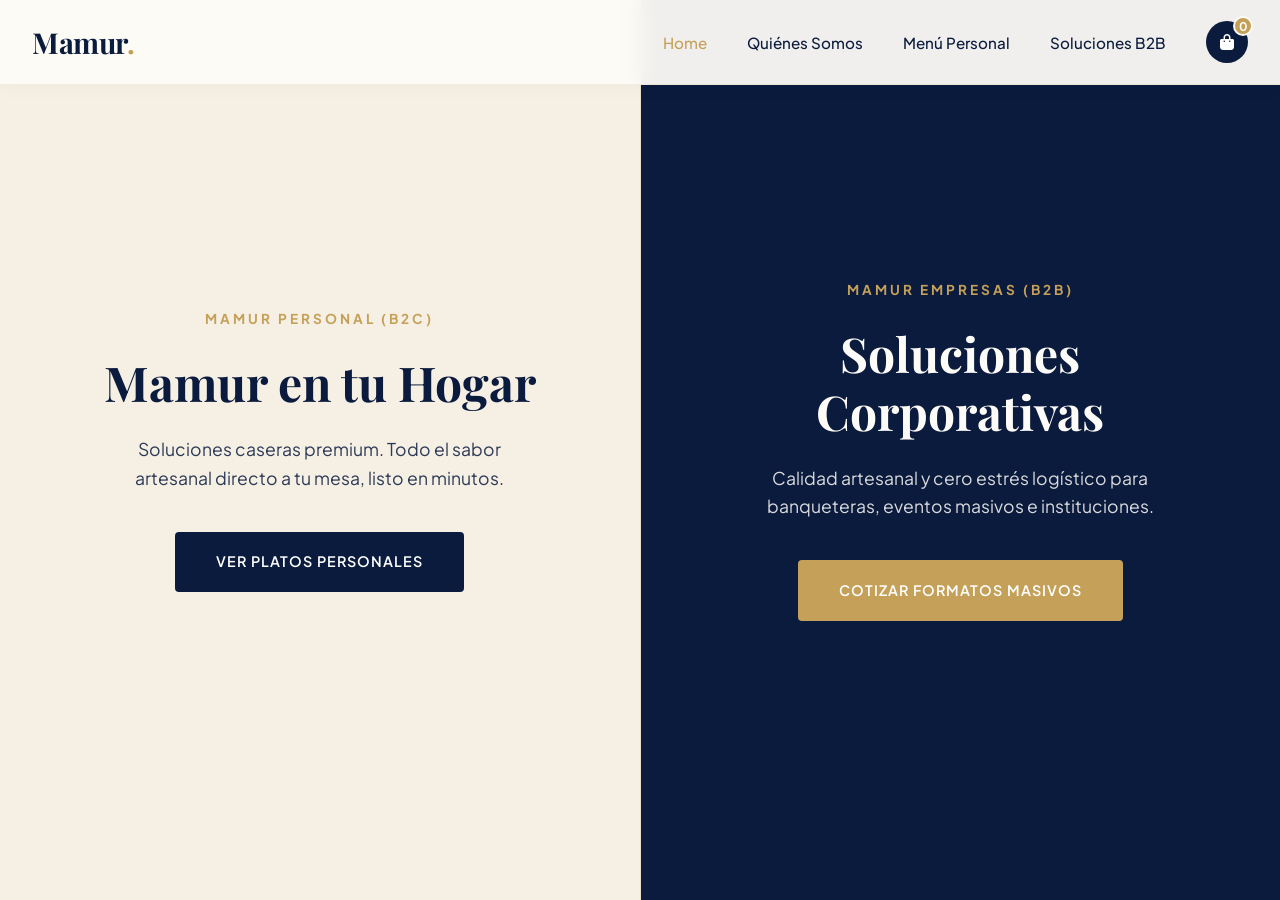
<file: index.html>
<!DOCTYPE html>
<html lang="es">
<head>
    <meta charset="UTF-8">
    <meta name="viewport" content="width=device-width, initial-scale=1.0">
    <title>Mamur - Todo lo rico sin el cansancio</title>
    <link href="https://fonts.googleapis.com/css2?family=Playfair+Display:wght@700&family=Plus+Jakarta+Sans:wght@400;500;600;700&display=swap" rel="stylesheet">
    <link rel="stylesheet" href="https://cdnjs.cloudflare.com/ajax/libs/font-awesome/6.4.0/css/all.min.css">
    <link rel="stylesheet" href="styles.css">
    <style>
        .hero-split {
            display: flex;
            height: 100vh;
            width: 100%;
        }
        .hero-side {
            flex: 1;
            position: relative;
            display: flex;
            flex-direction: column;
            justify-content: center;
            align-items: center;
            padding: 4rem;
            text-align: center;
            transition: flex var(--transition);
        }
        .side-b2c {
            background-color: var(--bg-crema-dark);
            color: var(--azul-oscuro);
            border-right: 1px solid rgba(197, 160, 89, 0.2);
        }
        .side-b2b {
            background-color: var(--azul-oscuro);
            color: var(--bg-crema);
        }
        .hero-side:hover { flex: 1.15; }
        .tag-segmento {
            font-size: 0.85rem;
            font-weight: 700;
            text-transform: uppercase;
            letter-spacing: 3px;
            margin-bottom: 1.5rem;
            color: var(--dorado);
        }
        .hero-side h1 { font-size: 3rem; line-height: 1.2; margin-bottom: 1.5rem; max-width: 500px; }
        .hero-side p { font-size: 1.1rem; margin-bottom: 2.5rem; max-width: 420px; opacity: 0.85; }
        @media (max-width: 992px) {
            .hero-split { flex-direction: column; }
            .hero-side { height: 50vh; padding: 4rem 2rem; }
        }
    </style>
</head>
<body>

    <!-- NAV REUTILIZABLE -->
    <header>
        <div class="nav-container">
            <a href="index.html" class="brand-logo">Mamur<span>.</span></a>
            <ul class="nav-menu">
                <li class="nav-item active"><a href="index.html" class="nav-link">Home</a></li>
                <li class="nav-item"><a href="nosotros.html" class="nav-link">Quiénes Somos</a></li>
                <li class="nav-item"><a href="tienda.html" class="nav-link">Menú Personal</a></li>
                <li class="nav-item"><a href="corporativo.html" class="nav-link">Soluciones B2B</a></li>
                <li>
                    <div class="cart-icon-container" onclick="window.location.href='tienda.html'">
                        <i class="fa-solid fa-shopping-bag"></i>
                        <div class="cart-badge" id="cart-counter">0</div>
                    </div>
                </li>
            </ul>
        </div>
    </header>

    <!-- HERO SPLIT -->
    <main class="hero-split">
        <div class="hero-side side-b2c">
            <div class="tag-segmento">Mamur Personal (B2C)</div>
            <h1>Mamur en tu Hogar</h1>
            <p>Soluciones caseras premium. Todo el sabor artesanal directo a tu mesa, listo en minutos.</p>
            <a href="tienda.html" class="btn-premium btn-azul">Ver Platos Personales</a>
        </div>
        <div class="hero-side side-b2b">
            <div class="tag-segmento">Mamur Empresas (B2B)</div>
            <h1>Soluciones Corporativas</h1>
            <p>Calidad artesanal y cero estrés logístico para banqueteras, eventos masivos e instituciones.</p>
            <a href="corporativo.html" class="btn-premium btn-dorado">Cotizar Formatos Masivos</a>
        </div>
    </main>

    <script>
        // Cargar contador del carrito desde localStorage si existe
        document.getElementById('cart-counter').innerText = localStorage.getItem('cartCount') || 0;
    </script>
</body>
</html>
</file>
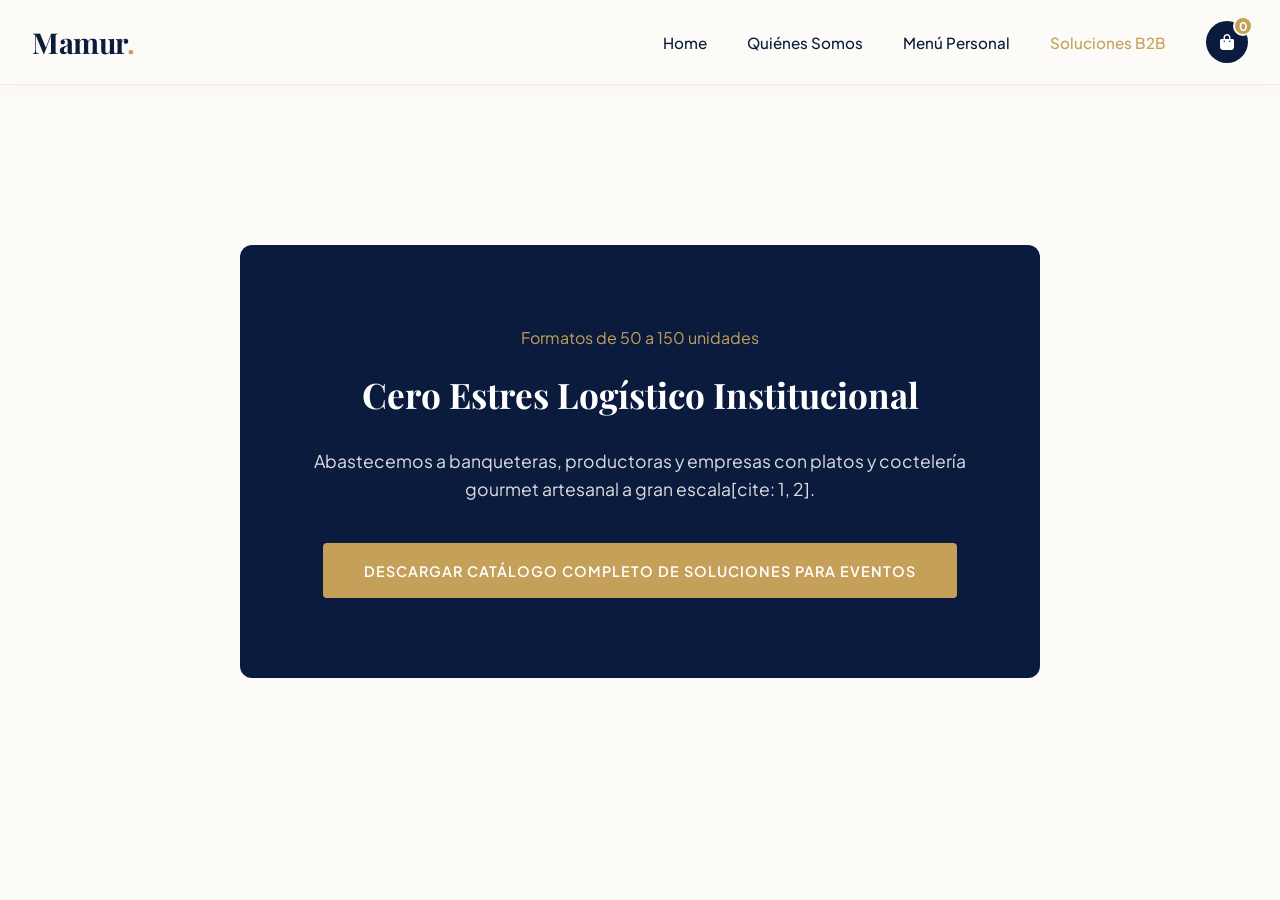
<file: corporativo.html>
<!DOCTYPE html>
<html lang="es">
<head>
    <meta charset="UTF-8">
    <meta name="viewport" content="width=device-width, initial-scale=1.0">
    <title>Soluciones B2B - Mamur</title>
    <link href="https://fonts.googleapis.com/css2?family=Playfair+Display:wght@700&family=Plus+Jakarta+Sans:wght@400;500;600;700&display=swap" rel="stylesheet">
    <link rel="stylesheet" href="https://cdnjs.cloudflare.com/ajax/libs/font-awesome/6.4.0/css/all.min.css">
    <link rel="stylesheet" href="styles.css">
    <style>
        .b2b-box { max-width: 800px; margin: 4rem auto; background-color: var(--azul-oscuro); color: var(--blanco); padding: 5rem 4rem; border-radius: 12px; text-align: center; }
        .b2b-box p { font-size: 1.1rem; opacity: 0.85; margin-bottom: 2.5rem; }
        
        /* MODAL */
        .modal-overlay { position: fixed; top:0; left:0; width:100%; height:100%; background:rgba(11,27,61,0.7); backdrop-filter:blur(4px); display:flex; justify-content:center; align-items:center; opacity:0; pointer-events:none; transition: var(--transition); z-index: 2000;}
        .modal-overlay.active { opacity:1; pointer-events:auto; }
        .modal-box { background: var(--bg-crema); color: var(--texto-oscuro); padding: 3rem; width:100%; max-width:460px; border-radius:8px; position:relative; border: 1px solid var(--dorado); }
        .modal-close { position:absolute; top:1.2rem; right:1.2rem; cursor:pointer; font-size:1.3rem; }
        .form-group { margin-bottom: 1.2rem; text-align: left; }
        .form-group label { display:block; font-size:0.8rem; font-weight:600; margin-bottom:0.4rem; text-transform:uppercase;}
        .form-control { width:100%; padding:0.9rem; border:1px solid rgba(11,27,61,0.15); border-radius:4px; }
        .btn-submit { width:100%; background:var(--dorado); color:var(--blanco); border:none; padding:1rem; font-weight:600; text-transform:uppercase; cursor:pointer; margin-top:1fr; border-radius:4px;}
        .success-box { display:none; text-align:center; padding:2rem 0; }
        .success-box i { font-size:3rem; color:#28a745; margin-bottom:1rem; }
    </style>
</head>
<body>

    <header>
        <div class="nav-container">
            <a href="index.html" class="brand-logo">Mamur<span>.</span></a>
            <ul class="nav-menu">
                <li class="nav-item"><a href="index.html" class="nav-link">Home</a></li>
                <li class="nav-item"><a href="nosotros.html" class="nav-link">Quiénes Somos</a></li>
                <li class="nav-item"><a href="tienda.html" class="nav-link">Menú Personal</a></li>
                <li class="nav-item active"><a href="corporativo.html" class="nav-link">Soluciones B2B</a></li>
                <li>
                    <div class="cart-icon-container" onclick="window.location.href='tienda.html'">
                        <i class="fa-solid fa-shopping-bag"></i>
                        <div class="cart-badge" id="cart-counter">0</div>
                    </div>
                </li>
            </ul>
        </div>
    </header>

    <div class="page-wrapper">
        <section class="section-padding">
            <div class="b2b-box">
                <span class="sub" style="color: var(--dorado); margin-bottom: 1rem; display:block;">Formatos de 50 a 150 unidades</span>
                <h3 style="font-family: var(--font-serif); font-size: 2.2rem; margin-bottom: 1.5rem;">Cero Estres Logístico Institucional</h3>
                <p>Abastecemos a banqueteras, productoras y empresas con platos y coctelería gourmet artesanal a gran escala[cite: 1, 2].</p>
                <button class="btn-premium btn-dorado" onclick="openModal(true)">Descargar Catálogo Completo de Soluciones para Eventos</button>
            </div>
        </section>
    </div>

    <!-- MODAL POPUP -->
    <div class="modal-overlay" id="b2b-modal">
        <div class="modal-box">
            <i class="fa-solid fa-xmark modal-close" onclick="openModal(false)"></i>
            
            <div id="form-body">
                <h3 style="font-family:var(--font-serif); margin-bottom:0.5rem;">Datos Corporativos</h3>
                <p style="font-size:0.9rem; color:var(--texto-mutated); margin-bottom:1.5rem;">Completa la información requerida para habilitar tu descarga inmediata[cite: 1].</p>
                <form onsubmit="handleSend(event)">
                    <div class="form-group">
                        <label>Nombre Completo</label>
                        <input type="text" class="form-control" required placeholder="Ej. Carlos M.">
                    </div>
                    <div class="form-group">
                        <label>Correo Corporativo</label>
                        <input type="email" class="form-control" required placeholder="Ej. corporativo@empresa.cl">
                    </div>
                    <button type="submit" class="btn-submit">¡Quiero mi Catálogo Gratis!</button>
                </form>
            </div>

            <div class="success-box" id="success-body">
                <i class="fa-solid fa-circle-check"></i>
                <h3>¡Validación Correcta!</h3>
                <p style="margin-bottom:1.5rem;">Tus datos de contacto han sido registrados[cite: 1].</p>
                <a href="#" class="btn-premium btn-dorado" onclick="openModal(false); return false;"><i class="fa-solid fa-file-pdf"></i> Descargar PDF</a>
            </div>
        </div>
    </div>

    <script>
        document.getElementById('cart-counter').innerText = localStorage.getItem('cartCount') || 0;

        function openModal(show) {
            const modal = document.getElementById('b2b-modal');
            if(show) {
                document.getElementById('form-body').style.display = 'block';
                document.getElementById('success-body').style.display = 'none';
                modal.classList.add('active');
            } else {
                modal.classList.remove('active');
            }
        }

        function handleSend(e) {
            e.preventDefault();
            document.getElementById('form-body').style.display = 'none';
            document.getElementById('success-body').style.display = 'block';
        }
    </script>
</body>
</html>
</file>
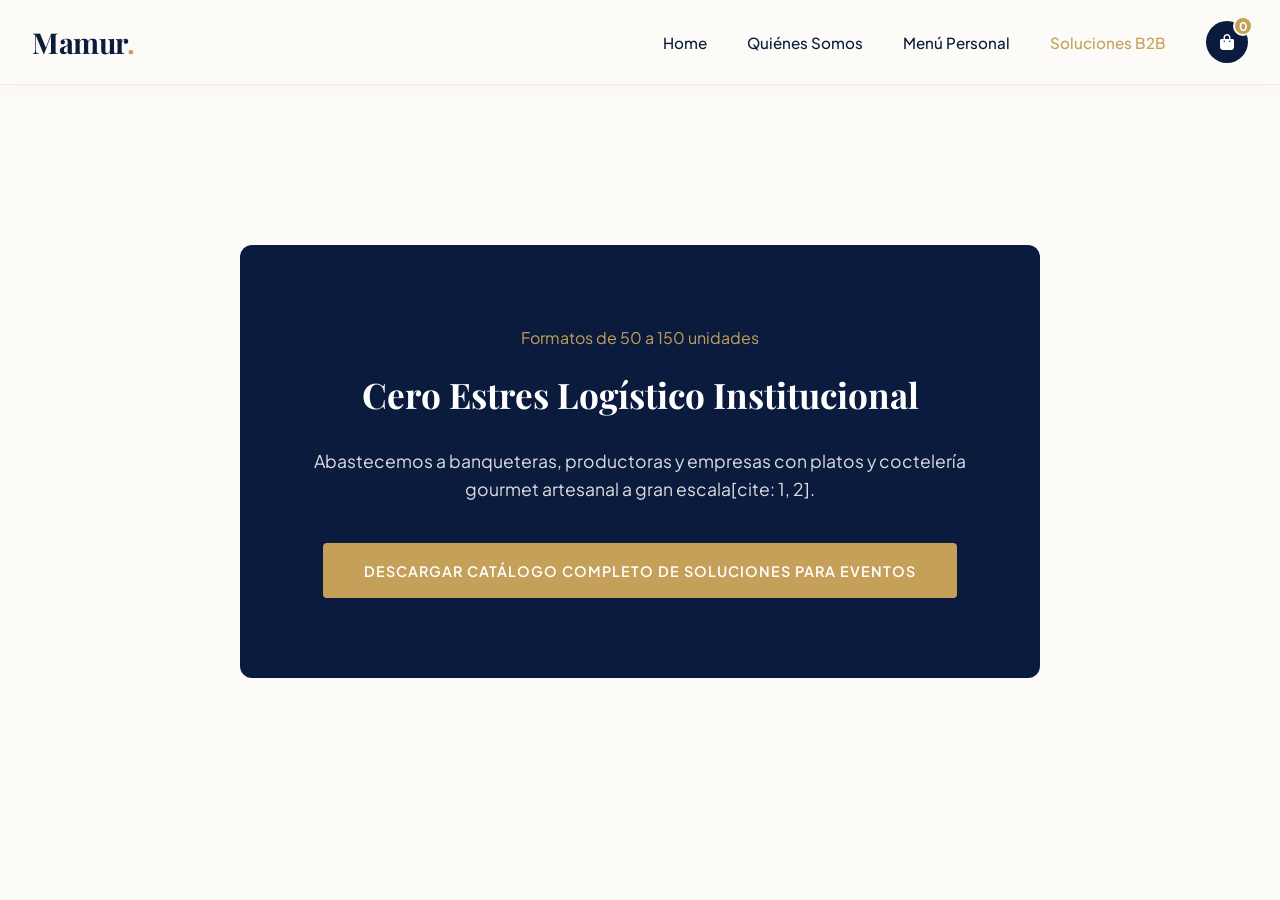
<file: corporativo.html.html>
<!DOCTYPE html>
<html lang="es">
<head>
    <meta charset="UTF-8">
    <meta name="viewport" content="width=device-width, initial-scale=1.0">
    <title>Soluciones B2B - Mamur</title>
    <link href="https://fonts.googleapis.com/css2?family=Playfair+Display:wght@700&family=Plus+Jakarta+Sans:wght@400;500;600;700&display=swap" rel="stylesheet">
    <link rel="stylesheet" href="https://cdnjs.cloudflare.com/ajax/libs/font-awesome/6.4.0/css/all.min.css">
    <link rel="stylesheet" href="styles.css">
    <style>
        .b2b-box { max-width: 800px; margin: 4rem auto; background-color: var(--azul-oscuro); color: var(--blanco); padding: 5rem 4rem; border-radius: 12px; text-align: center; }
        .b2b-box p { font-size: 1.1rem; opacity: 0.85; margin-bottom: 2.5rem; }
        
        /* MODAL */
        .modal-overlay { position: fixed; top:0; left:0; width:100%; height:100%; background:rgba(11,27,61,0.7); backdrop-filter:blur(4px); display:flex; justify-content:center; align-items:center; opacity:0; pointer-events:none; transition: var(--transition); z-index: 2000;}
        .modal-overlay.active { opacity:1; pointer-events:auto; }
        .modal-box { background: var(--bg-crema); color: var(--texto-oscuro); padding: 3rem; width:100%; max-width:460px; border-radius:8px; position:relative; border: 1px solid var(--dorado); }
        .modal-close { position:absolute; top:1.2rem; right:1.2rem; cursor:pointer; font-size:1.3rem; }
        .form-group { margin-bottom: 1.2rem; text-align: left; }
        .form-group label { display:block; font-size:0.8rem; font-weight:600; margin-bottom:0.4rem; text-transform:uppercase;}
        .form-control { width:100%; padding:0.9rem; border:1px solid rgba(11,27,61,0.15); border-radius:4px; }
        .btn-submit { width:100%; background:var(--dorado); color:var(--blanco); border:none; padding:1rem; font-weight:600; text-transform:uppercase; cursor:pointer; margin-top:1fr; border-radius:4px;}
        .success-box { display:none; text-align:center; padding:2rem 0; }
        .success-box i { font-size:3rem; color:#28a745; margin-bottom:1rem; }
    </style>
</head>
<body>

    <header>
        <div class="nav-container">
            <a href="index.html" class="brand-logo">Mamur<span>.</span></a>
            <ul class="nav-menu">
                <li class="nav-item"><a href="index.html" class="nav-link">Home</a></li>
                <li class="nav-item"><a href="nosotros.html" class="nav-link">Quiénes Somos</a></li>
                <li class="nav-item"><a href="tienda.html" class="nav-link">Menú Personal</a></li>
                <li class="nav-item active"><a href="corporativo.html" class="nav-link">Soluciones B2B</a></li>
                <li>
                    <div class="cart-icon-container" onclick="window.location.href='tienda.html'">
                        <i class="fa-solid fa-shopping-bag"></i>
                        <div class="cart-badge" id="cart-counter">0</div>
                    </div>
                </li>
            </ul>
        </div>
    </header>

    <div class="page-wrapper">
        <section class="section-padding">
            <div class="b2b-box">
                <span class="sub" style="color: var(--dorado); margin-bottom: 1rem; display:block;">Formatos de 50 a 150 unidades</span>
                <h3 style="font-family: var(--font-serif); font-size: 2.2rem; margin-bottom: 1.5rem;">Cero Estres Logístico Institucional</h3>
                <p>Abastecemos a banqueteras, productoras y empresas con platos y coctelería gourmet artesanal a gran escala[cite: 1, 2].</p>
                <button class="btn-premium btn-dorado" onclick="openModal(true)">Descargar Catálogo Completo de Soluciones para Eventos</button>
            </div>
        </section>
    </div>

    <!-- MODAL POPUP -->
    <div class="modal-overlay" id="b2b-modal">
        <div class="modal-box">
            <i class="fa-solid fa-xmark modal-close" onclick="openModal(false)"></i>
            
            <div id="form-body">
                <h3 style="font-family:var(--font-serif); margin-bottom:0.5rem;">Datos Corporativos</h3>
                <p style="font-size:0.9rem; color:var(--texto-mutated); margin-bottom:1.5rem;">Completa la información requerida para habilitar tu descarga inmediata[cite: 1].</p>
                <form onsubmit="handleSend(event)">
                    <div class="form-group">
                        <label>Nombre Completo</label>
                        <input type="text" class="form-control" required placeholder="Ej. Carlos M.">
                    </div>
                    <div class="form-group">
                        <label>Correo Corporativo</label>
                        <input type="email" class="form-control" required placeholder="Ej. corporativo@empresa.cl">
                    </div>
                    <button type="submit" class="btn-submit">¡Quiero mi Catálogo Gratis!</button>
                </form>
            </div>

            <div class="success-box" id="success-body">
                <i class="fa-solid fa-circle-check"></i>
                <h3>¡Validación Correcta!</h3>
                <p style="margin-bottom:1.5rem;">Tus datos de contacto han sido registrados[cite: 1].</p>
                <a href="#" class="btn-premium btn-dorado" onclick="openModal(false); return false;"><i class="fa-solid fa-file-pdf"></i> Descargar PDF</a>
            </div>
        </div>
    </div>

    <script>
        document.getElementById('cart-counter').innerText = localStorage.getItem('cartCount') || 0;

        function openModal(show) {
            const modal = document.getElementById('b2b-modal');
            if(show) {
                document.getElementById('form-body').style.display = 'block';
                document.getElementById('success-body').style.display = 'none';
                modal.classList.add('active');
            } else {
                modal.classList.remove('active');
            }
        }

        function handleSend(e) {
            e.preventDefault();
            document.getElementById('form-body').style.display = 'none';
            document.getElementById('success-body').style.display = 'block';
        }
    </script>
</body>
</html>
</file>
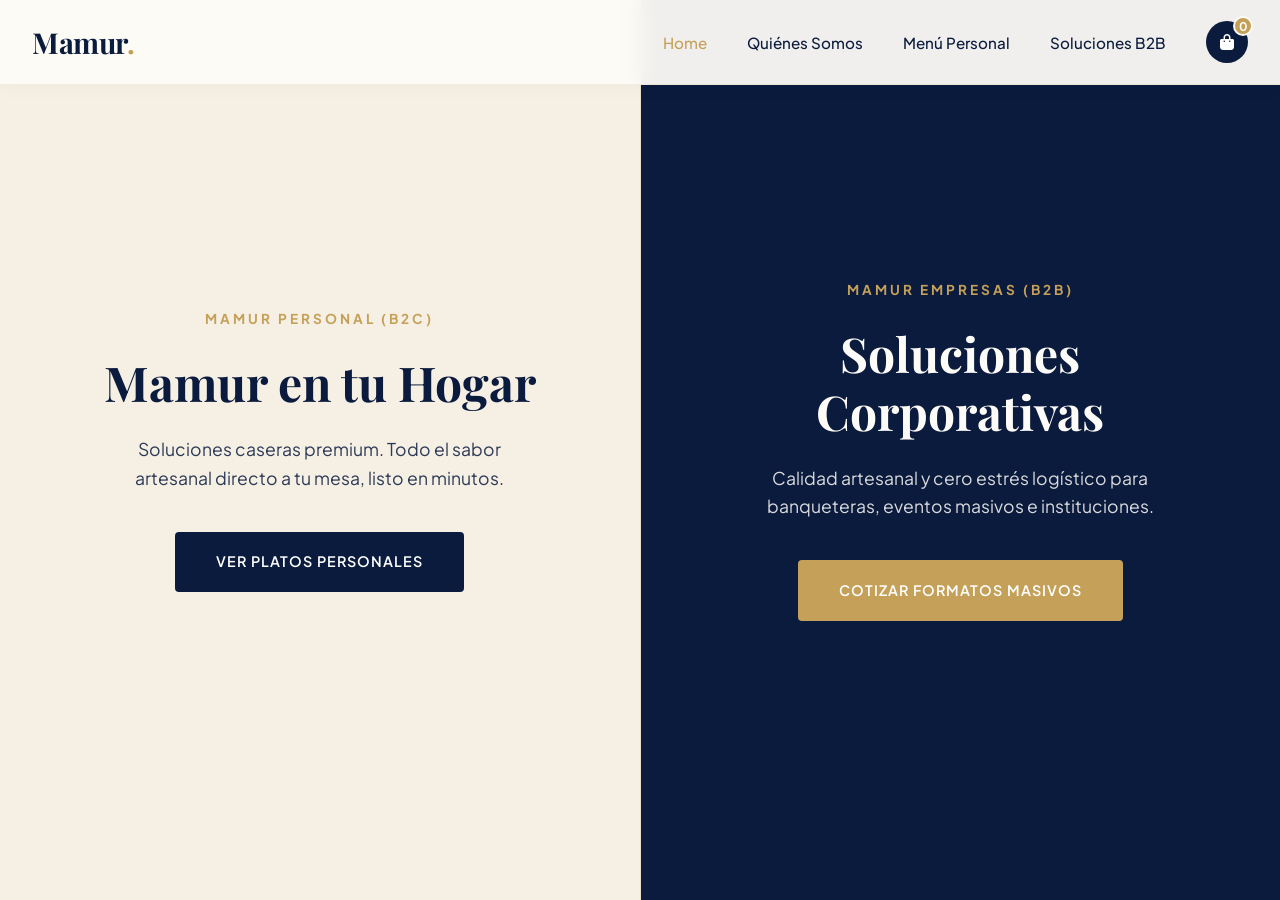
<file: index.html.html>
<!DOCTYPE html>
<html lang="es">
<head>
    <meta charset="UTF-8">
    <meta name="viewport" content="width=device-width, initial-scale=1.0">
    <title>Mamur - Todo lo rico sin el cansancio</title>
    <link href="https://fonts.googleapis.com/css2?family=Playfair+Display:wght@700&family=Plus+Jakarta+Sans:wght@400;500;600;700&display=swap" rel="stylesheet">
    <link rel="stylesheet" href="https://cdnjs.cloudflare.com/ajax/libs/font-awesome/6.4.0/css/all.min.css">
    <link rel="stylesheet" href="styles.css">
    <style>
        .hero-split {
            display: flex;
            height: 100vh;
            width: 100%;
        }
        .hero-side {
            flex: 1;
            position: relative;
            display: flex;
            flex-direction: column;
            justify-content: center;
            align-items: center;
            padding: 4rem;
            text-align: center;
            transition: flex var(--transition);
        }
        .side-b2c {
            background-color: var(--bg-crema-dark);
            color: var(--azul-oscuro);
            border-right: 1px solid rgba(197, 160, 89, 0.2);
        }
        .side-b2b {
            background-color: var(--azul-oscuro);
            color: var(--bg-crema);
        }
        .hero-side:hover { flex: 1.15; }
        .tag-segmento {
            font-size: 0.85rem;
            font-weight: 700;
            text-transform: uppercase;
            letter-spacing: 3px;
            margin-bottom: 1.5rem;
            color: var(--dorado);
        }
        .hero-side h1 { font-size: 3rem; line-height: 1.2; margin-bottom: 1.5rem; max-width: 500px; }
        .hero-side p { font-size: 1.1rem; margin-bottom: 2.5rem; max-width: 420px; opacity: 0.85; }
        @media (max-width: 992px) {
            .hero-split { flex-direction: column; }
            .hero-side { height: 50vh; padding: 4rem 2rem; }
        }
    </style>
</head>
<body>

    <!-- NAV REUTILIZABLE -->
    <header>
        <div class="nav-container">
            <a href="index.html" class="brand-logo">Mamur<span>.</span></a>
            <ul class="nav-menu">
                <li class="nav-item active"><a href="index.html" class="nav-link">Home</a></li>
                <li class="nav-item"><a href="nosotros.html" class="nav-link">Quiénes Somos</a></li>
                <li class="nav-item"><a href="tienda.html" class="nav-link">Menú Personal</a></li>
                <li class="nav-item"><a href="corporativo.html" class="nav-link">Soluciones B2B</a></li>
                <li>
                    <div class="cart-icon-container" onclick="window.location.href='tienda.html'">
                        <i class="fa-solid fa-shopping-bag"></i>
                        <div class="cart-badge" id="cart-counter">0</div>
                    </div>
                </li>
            </ul>
        </div>
    </header>

    <!-- HERO SPLIT -->
    <main class="hero-split">
        <div class="hero-side side-b2c">
            <div class="tag-segmento">Mamur Personal (B2C)</div>
            <h1>Mamur en tu Hogar</h1>
            <p>Soluciones caseras premium. Todo el sabor artesanal directo a tu mesa, listo en minutos.</p>
            <a href="tienda.html" class="btn-premium btn-azul">Ver Platos Personales</a>
        </div>
        <div class="hero-side side-b2b">
            <div class="tag-segmento">Mamur Empresas (B2B)</div>
            <h1>Soluciones Corporativas</h1>
            <p>Calidad artesanal y cero estrés logístico para banqueteras, eventos masivos e instituciones.</p>
            <a href="corporativo.html" class="btn-premium btn-dorado">Cotizar Formatos Masivos</a>
        </div>
    </main>

    <script>
        // Cargar contador del carrito desde localStorage si existe
        document.getElementById('cart-counter').innerText = localStorage.getItem('cartCount') || 0;
    </script>
</body>
</html>
</file>
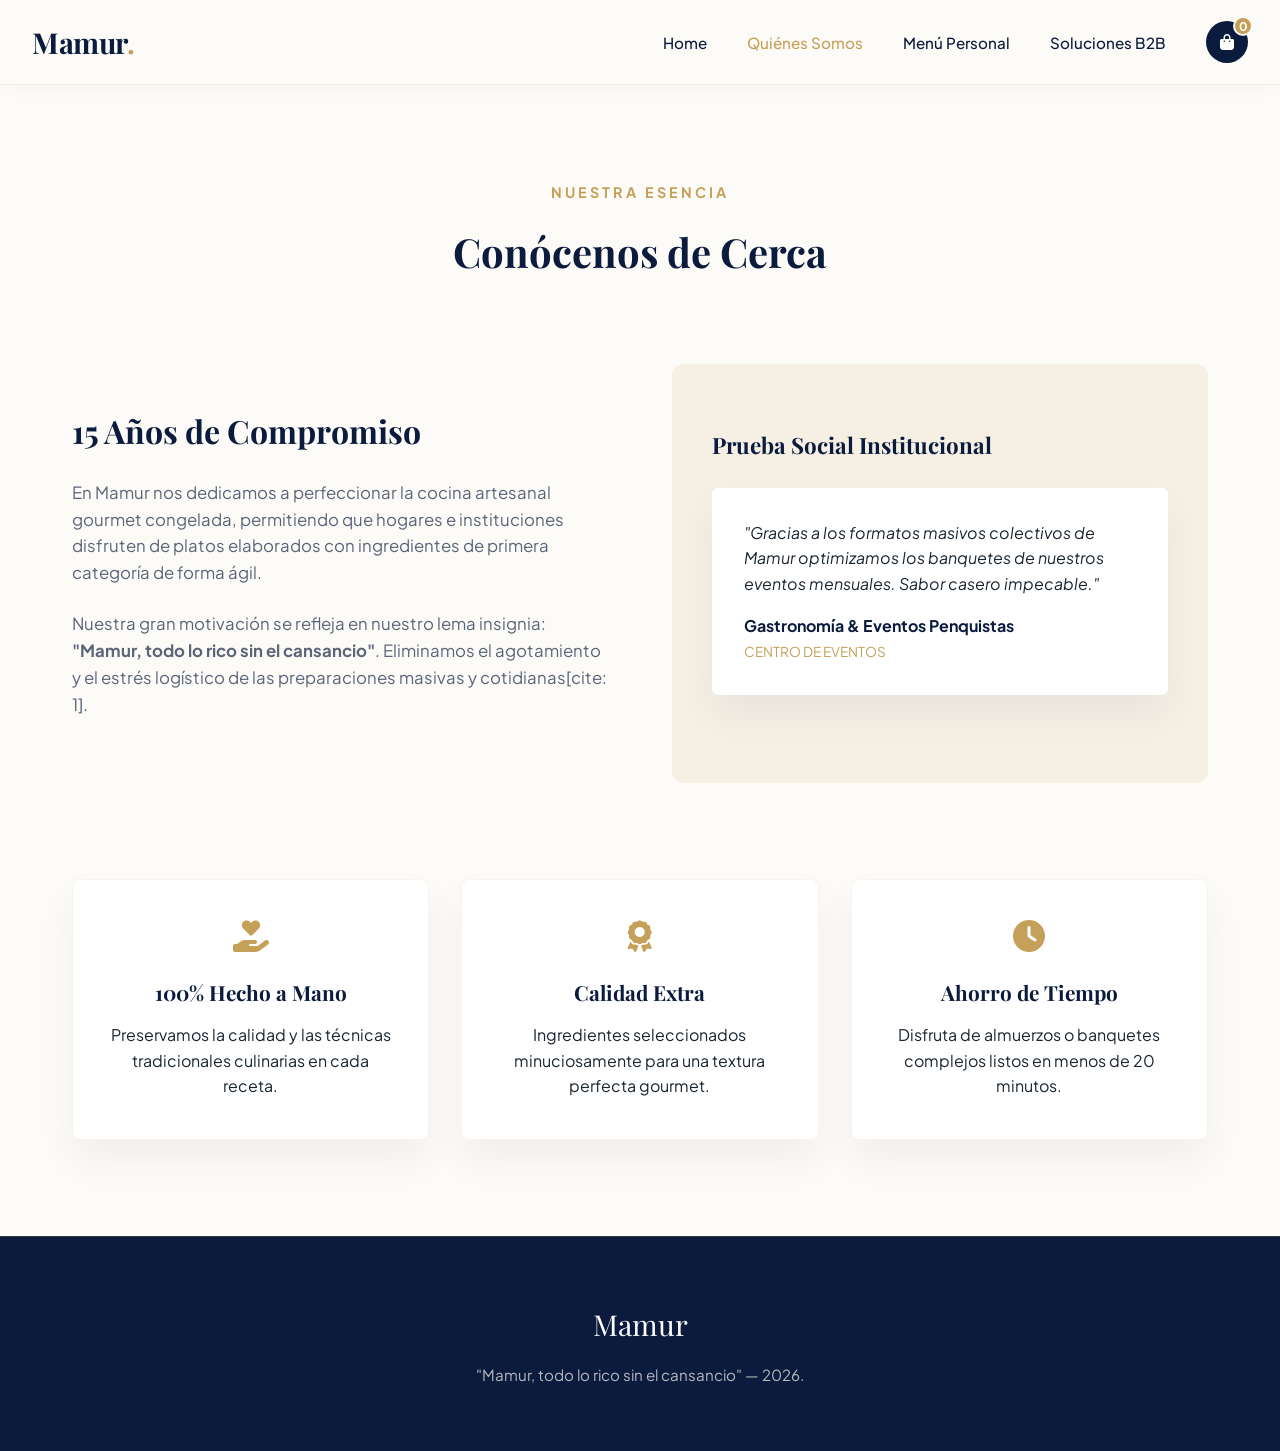
<file: nosotros.htm>
<!DOCTYPE html>
<html lang="es">
<head>
    <meta charset="UTF-8">
    <meta name="viewport" content="width=device-width, initial-scale=1.0">
    <title>Quiénes Somos - Mamur</title>
    <link href="https://fonts.googleapis.com/css2?family=Playfair+Display:wght@700&family=Plus+Jakarta+Sans:wght@400;500;600;700&display=swap" rel="stylesheet">
    <link rel="stylesheet" href="https://cdnjs.cloudflare.com/ajax/libs/font-awesome/6.4.0/css/all.min.css">
    <link rel="stylesheet" href="styles.css">
    <style>
        .about-grid { display: grid; grid-template-columns: 1fr 1fr; gap: 4rem; align-items: center; margin-bottom: 6rem; }
        .about-story h3 { font-size: 2rem; color: var(--azul-oscuro); margin-bottom: 1.5rem; }
        .about-story p { color: var(--texto-mutado); margin-bottom: 1.5rem; font-size: 1.05rem; }
        .testimonials-section { background-color: var(--bg-crema-dark); border-radius: 12px; padding: 4rem 2.5rem; }
        .testimonial-item { background: var(--blanco); padding: 2rem; border-radius: 6px; box-shadow: var(--shadow-premium); margin-bottom: 1.5rem; }
        .testimonial-item p { font-style: italic; margin-bottom: 1rem; }
        .testimonial-meta .name { font-weight: 700; color: var(--azul-oscuro); }
        .testimonial-meta .role { font-size: 0.85rem; color: var(--dorado); text-transform: uppercase; margin-top: 0.2rem; display: block;}
        .valores-container { display: grid; grid-template-columns: repeat(3, 1fr); gap: 2rem; }
        .valor-card { background: var(--blanco); padding: 2.5rem 2rem; border-radius: 8px; box-shadow: var(--shadow-premium); text-align: center; border: 1px solid rgba(197, 160, 89, 0.1); }
        .valor-card i { font-size: 2rem; color: var(--dorado); margin-bottom: 1.5rem; }
        .valor-card h4 { font-family: var(--font-serif); font-size: 1.3rem; color: var(--azul-oscuro); margin-bottom: 0.8rem; }
        @media (max-width: 992px) { .about-grid, .valores-container { grid-template-columns: 1fr; gap: 2.5rem; } }
    </style>
</head>
<body>

    <header>
        <div class="nav-container">
            <a href="index.html" class="brand-logo">Mamur<span>.</span></a>
            <ul class="nav-menu">
                <li class="nav-item"><a href="index.html" class="nav-link">Home</a></li>
                <li class="nav-item active"><a href="nosotros.html" class="nav-link">Quiénes Somos</a></li>
                <li class="nav-item"><a href="tienda.html" class="nav-link">Menú Personal</a></li>
                <li class="nav-item"><a href="corporativo.html" class="nav-link">Soluciones B2B</a></li>
                <li>
                    <div class="cart-icon-container" onclick="window.location.href='tienda.html'">
                        <i class="fa-solid fa-shopping-bag"></i>
                        <div class="cart-badge" id="cart-counter">0</div>
                    </div>
                </li>
            </ul>
        </div>
    </header>

    <div class="page-wrapper">
        <section class="section-padding">
            <div class="section-header">
                <span class="sub">Nuestra Esencia</span>
                <h2>Conócenos de Cerca</h2>
            </div>

            <div class="about-grid">
                <div class="about-story">
                    <h3>15 Años de Compromiso</h3>
                    <p>En Mamur nos dedicamos a perfeccionar la cocina artesanal gourmet congelada, permitiendo que hogares e instituciones disfruten de platos elaborados con ingredientes de primera categoría de forma ágil.</p>
                    <p>Nuestra gran motivación se refleja en nuestro lema insignia: <strong>"Mamur, todo lo rico sin el cansancio"</strong>. Eliminamos el agotamiento y el estrés logístico de las preparaciones masivas y cotidianas[cite: 1].</p>
                </div>

                <div class="testimonials-section">
                    <h4 style="font-family: var(--font-serif); font-size: 1.4rem; color: var(--azul-oscuro); margin-bottom: 1.5rem;">Prueba Social Institucional</h4>
                    <div class="testimonial-item">
                        <p>"Gracias a los formatos masivos colectivos de Mamur optimizamos los banquetes de nuestros eventos mensuales. Sabor casero impecable."</p>
                        <div class="testimonial-meta">
                            <span class="name">Gastronomía & Eventos Penquistas</span>
                            <span class="role">Centro de Eventos</span>
                        </div>
                    </div>
                </div>
            </div>

            <div class="valores-container">
                <div class="valor-card">
                    <i class="fa-solid fa-hand-holding-heart"></i>
                    <h4>100% Hecho a Mano</h4>
                    <p>Preservamos la calidad y las técnicas tradicionales culinarias en cada receta.</p>
                </div>
                <div class="valor-card">
                    <i class="fa-solid fa-award"></i>
                    <h4>Calidad Extra</h4>
                    <p>Ingredientes seleccionados minuciosamente para una textura perfecta gourmet.</p>
                </div>
                <div class="valor-card">
                    <i class="fa-solid fa-clock"></i>
                    <h4>Ahorro de Tiempo</h4>
                    <p>Disfruta de almuerzos o banquetes complejos listos en menos de 20 minutos.</p>
                </div>
            </div>
        </section>
    </div>

    <footer>
        <div class="logo">Mamur</div>
        <p>"Mamur, todo lo rico sin el cansancio" — 2026.</p>
    </footer>

    <script>
        document.getElementById('cart-counter').innerText = localStorage.getItem('cartCount') || 0;
    </script>
</body>
</html>
</file>
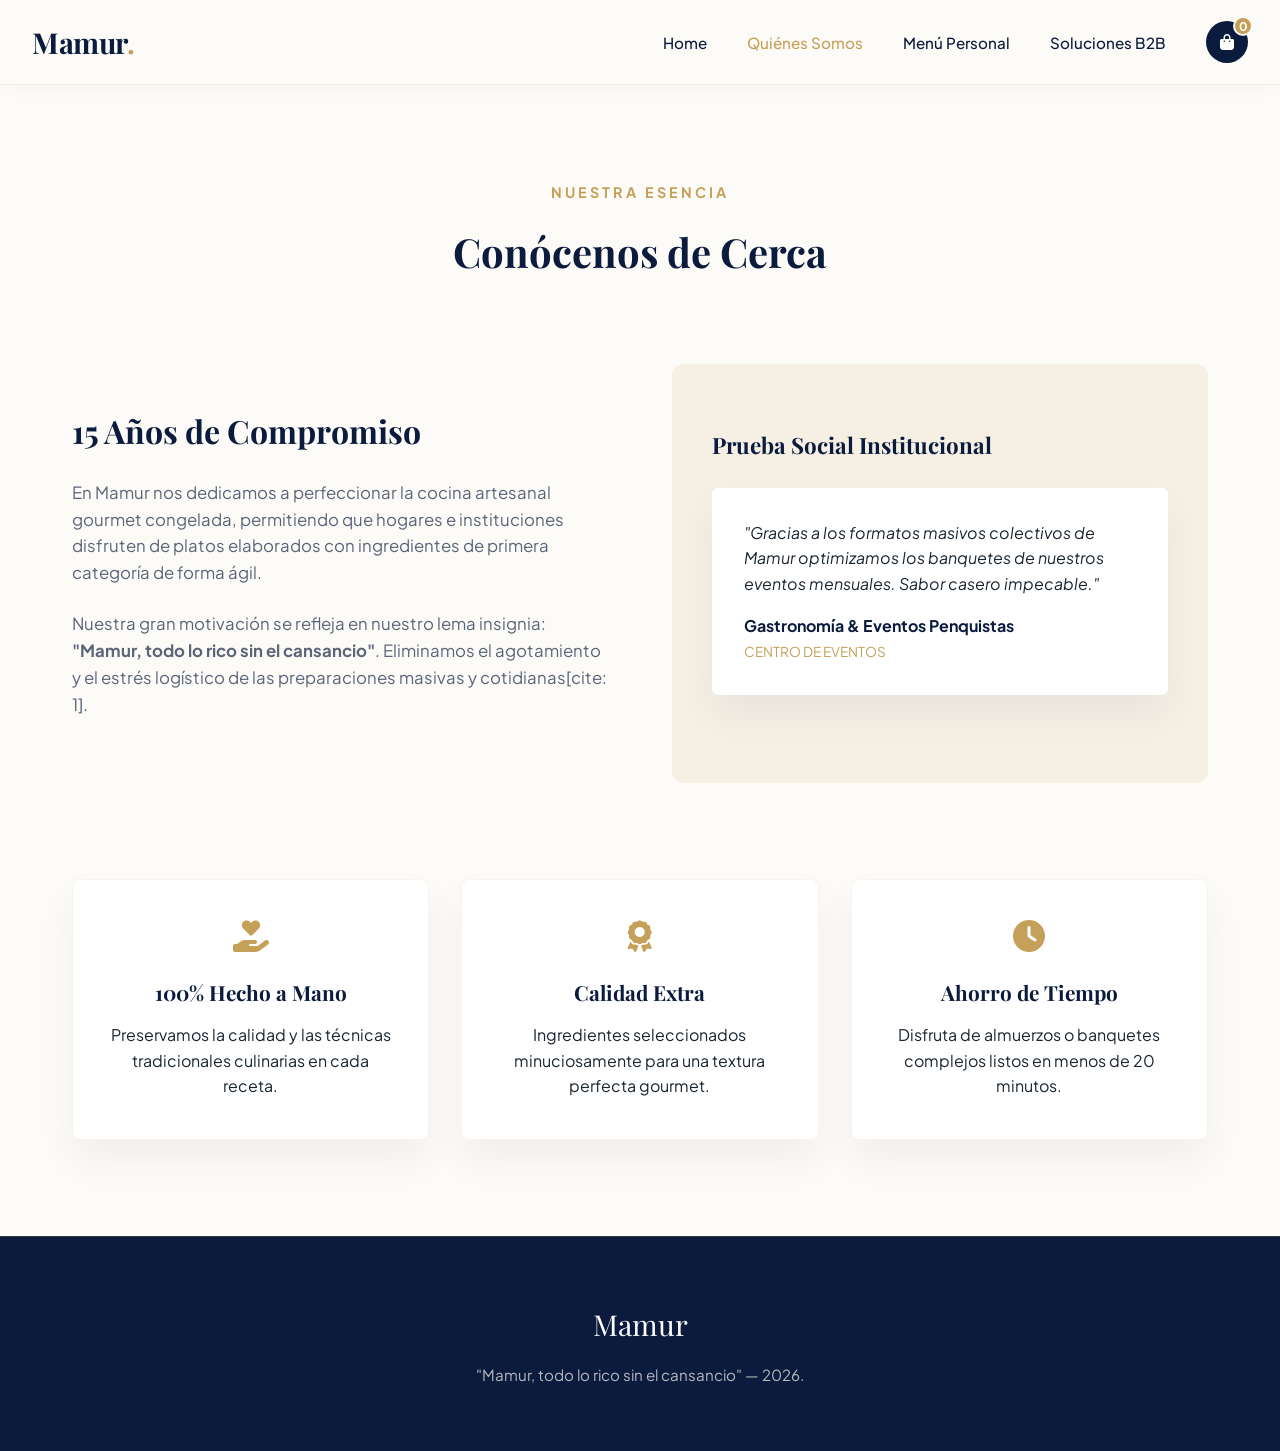
<file: nosotros.html.html>
<!DOCTYPE html>
<html lang="es">
<head>
    <meta charset="UTF-8">
    <meta name="viewport" content="width=device-width, initial-scale=1.0">
    <title>Quiénes Somos - Mamur</title>
    <link href="https://fonts.googleapis.com/css2?family=Playfair+Display:wght@700&family=Plus+Jakarta+Sans:wght@400;500;600;700&display=swap" rel="stylesheet">
    <link rel="stylesheet" href="https://cdnjs.cloudflare.com/ajax/libs/font-awesome/6.4.0/css/all.min.css">
    <link rel="stylesheet" href="styles.css">
    <style>
        .about-grid { display: grid; grid-template-columns: 1fr 1fr; gap: 4rem; align-items: center; margin-bottom: 6rem; }
        .about-story h3 { font-size: 2rem; color: var(--azul-oscuro); margin-bottom: 1.5rem; }
        .about-story p { color: var(--texto-mutado); margin-bottom: 1.5rem; font-size: 1.05rem; }
        .testimonials-section { background-color: var(--bg-crema-dark); border-radius: 12px; padding: 4rem 2.5rem; }
        .testimonial-item { background: var(--blanco); padding: 2rem; border-radius: 6px; box-shadow: var(--shadow-premium); margin-bottom: 1.5rem; }
        .testimonial-item p { font-style: italic; margin-bottom: 1rem; }
        .testimonial-meta .name { font-weight: 700; color: var(--azul-oscuro); }
        .testimonial-meta .role { font-size: 0.85rem; color: var(--dorado); text-transform: uppercase; margin-top: 0.2rem; display: block;}
        .valores-container { display: grid; grid-template-columns: repeat(3, 1fr); gap: 2rem; }
        .valor-card { background: var(--blanco); padding: 2.5rem 2rem; border-radius: 8px; box-shadow: var(--shadow-premium); text-align: center; border: 1px solid rgba(197, 160, 89, 0.1); }
        .valor-card i { font-size: 2rem; color: var(--dorado); margin-bottom: 1.5rem; }
        .valor-card h4 { font-family: var(--font-serif); font-size: 1.3rem; color: var(--azul-oscuro); margin-bottom: 0.8rem; }
        @media (max-width: 992px) { .about-grid, .valores-container { grid-template-columns: 1fr; gap: 2.5rem; } }
    </style>
</head>
<body>

    <header>
        <div class="nav-container">
            <a href="index.html" class="brand-logo">Mamur<span>.</span></a>
            <ul class="nav-menu">
                <li class="nav-item"><a href="index.html" class="nav-link">Home</a></li>
                <li class="nav-item active"><a href="nosotros.html" class="nav-link">Quiénes Somos</a></li>
                <li class="nav-item"><a href="tienda.html" class="nav-link">Menú Personal</a></li>
                <li class="nav-item"><a href="corporativo.html" class="nav-link">Soluciones B2B</a></li>
                <li>
                    <div class="cart-icon-container" onclick="window.location.href='tienda.html'">
                        <i class="fa-solid fa-shopping-bag"></i>
                        <div class="cart-badge" id="cart-counter">0</div>
                    </div>
                </li>
            </ul>
        </div>
    </header>

    <div class="page-wrapper">
        <section class="section-padding">
            <div class="section-header">
                <span class="sub">Nuestra Esencia</span>
                <h2>Conócenos de Cerca</h2>
            </div>

            <div class="about-grid">
                <div class="about-story">
                    <h3>15 Años de Compromiso</h3>
                    <p>En Mamur nos dedicamos a perfeccionar la cocina artesanal gourmet congelada, permitiendo que hogares e instituciones disfruten de platos elaborados con ingredientes de primera categoría de forma ágil.</p>
                    <p>Nuestra gran motivación se refleja en nuestro lema insignia: <strong>"Mamur, todo lo rico sin el cansancio"</strong>. Eliminamos el agotamiento y el estrés logístico de las preparaciones masivas y cotidianas[cite: 1].</p>
                </div>

                <div class="testimonials-section">
                    <h4 style="font-family: var(--font-serif); font-size: 1.4rem; color: var(--azul-oscuro); margin-bottom: 1.5rem;">Prueba Social Institucional</h4>
                    <div class="testimonial-item">
                        <p>"Gracias a los formatos masivos colectivos de Mamur optimizamos los banquetes de nuestros eventos mensuales. Sabor casero impecable."</p>
                        <div class="testimonial-meta">
                            <span class="name">Gastronomía & Eventos Penquistas</span>
                            <span class="role">Centro de Eventos</span>
                        </div>
                    </div>
                </div>
            </div>

            <div class="valores-container">
                <div class="valor-card">
                    <i class="fa-solid fa-hand-holding-heart"></i>
                    <h4>100% Hecho a Mano</h4>
                    <p>Preservamos la calidad y las técnicas tradicionales culinarias en cada receta.</p>
                </div>
                <div class="valor-card">
                    <i class="fa-solid fa-award"></i>
                    <h4>Calidad Extra</h4>
                    <p>Ingredientes seleccionados minuciosamente para una textura perfecta gourmet.</p>
                </div>
                <div class="valor-card">
                    <i class="fa-solid fa-clock"></i>
                    <h4>Ahorro de Tiempo</h4>
                    <p>Disfruta de almuerzos o banquetes complejos listos en menos de 20 minutos.</p>
                </div>
            </div>
        </section>
    </div>

    <footer>
        <div class="logo">Mamur</div>
        <p>"Mamur, todo lo rico sin el cansancio" — 2026.</p>
    </footer>

    <script>
        document.getElementById('cart-counter').innerText = localStorage.getItem('cartCount') || 0;
    </script>
</body>
</html>
</file>
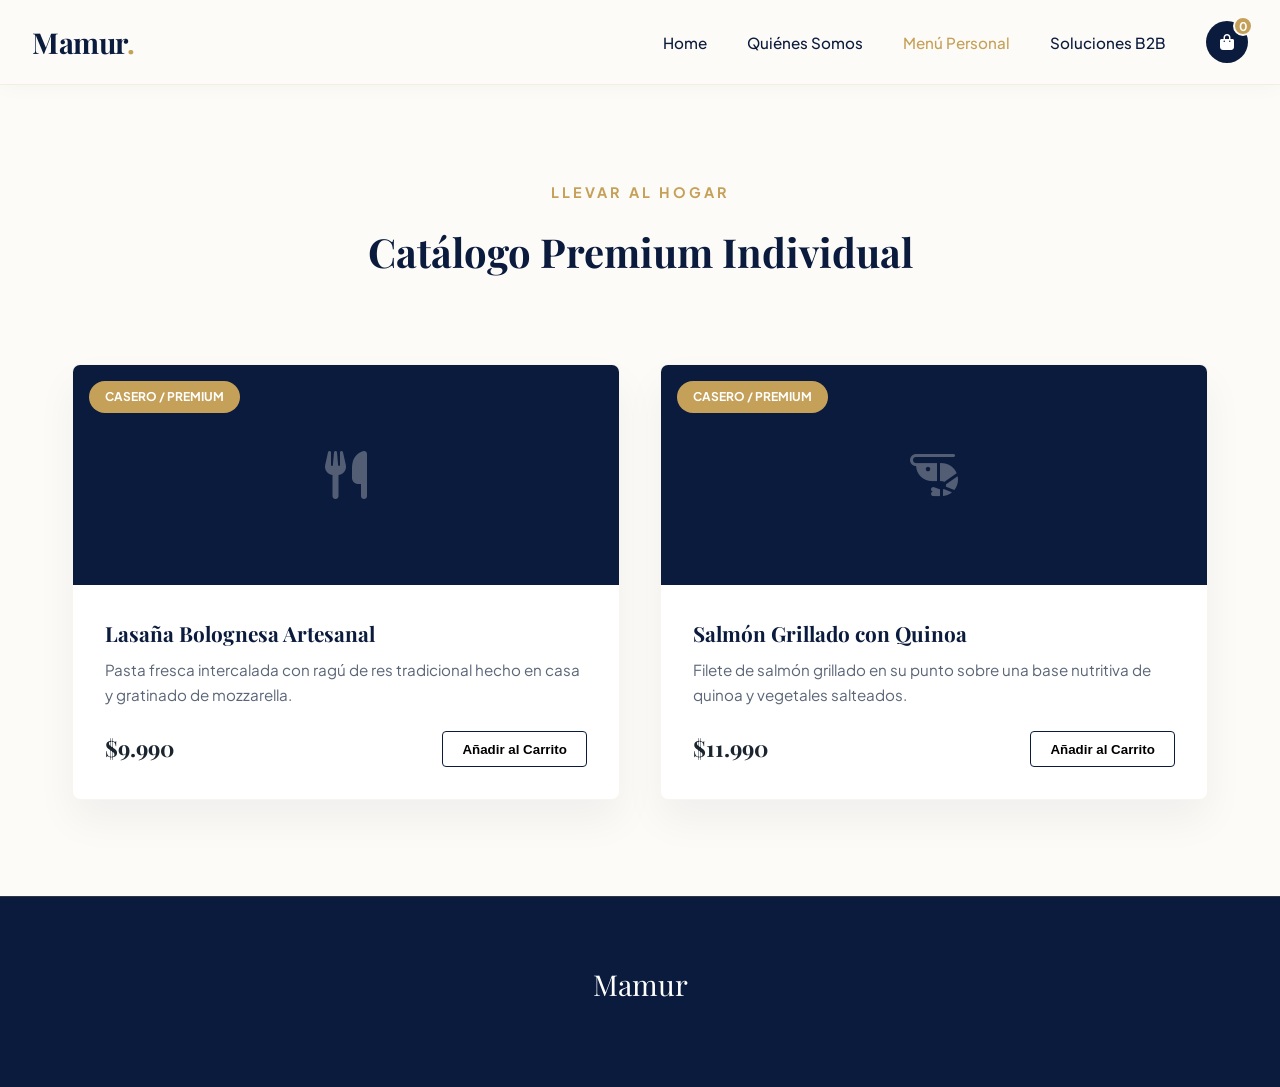
<file: tienda.html>
<!DOCTYPE html>
<html lang="es">
<head>
    <meta charset="UTF-8">
    <meta name="viewport" content="width=device-width, initial-scale=1.0">
    <title>Menú Gourmet - Mamur</title>
    <link href="https://fonts.googleapis.com/css2?family=Playfair+Display:wght@700&family=Plus+Jakarta+Sans:wght@400;500;600;700&display=swap" rel="stylesheet">
    <link rel="stylesheet" href="https://cdnjs.cloudflare.com/ajax/libs/font-awesome/6.4.0/css/all.min.css">
    <link rel="stylesheet" href="styles.css">
    <style>
        .products-grid { display: grid; grid-template-columns: repeat(auto-fit, minmax(300px, 1fr)); gap: 2.5rem; }
        .product-card { background: var(--blanco); border-radius: 8px; overflow: hidden; box-shadow: var(--shadow-premium); border: 1px solid rgba(197, 160, 89, 0.1); display: flex; flex-direction: column; transition: var(--transition); }
        .product-card:hover { transform: translateY(-5px); }
        .product-img-placeholder { height: 220px; background-color: var(--azul-oscuro); position: relative; display: flex; justify-content: center; align-items: center; color: rgba(253, 251, 247, 0.3); }
        .product-img-placeholder i { font-size: 3rem; }
        .badge-premium { position: absolute; top: 1rem; left: 1rem; background-color: var(--dorado); color: var(--blanco); font-size: 0.75rem; font-weight: 700; padding: 0.4rem 1rem; border-radius: 50px; text-transform: uppercase; }
        .product-info { padding: 2rem; display: flex; flex-direction: column; flex-grow: 1; }
        .product-info h3 { font-size: 1.3rem; margin-bottom: 0.5rem; color: var(--azul-oscuro); }
        .product-info p { color: var(--texto-mutado); font-size: 0.95rem; margin-bottom: 1.5rem; flex-grow: 1; }
        .product-meta-row { display: flex; justify-content: space-between; align-items: center; }
        .product-price { font-family: var(--font-serif); font-size: 1.4rem; font-weight: 700; }
        .btn-add-cart { background: none; border: 1px solid var(--azul-oscuro); padding: 0.6rem 1.2rem; font-weight: 600; border-radius: 4px; cursor: pointer; transition: var(--transition); }
        .btn-add-cart:hover { background-color: var(--azul-oscuro); color: var(--blanco); }
    </style>
</head>
<body>

    <header>
        <div class="nav-container">
            <a href="index.html" class="brand-logo">Mamur<span>.</span></a>
            <ul class="nav-menu">
                <li class="nav-item"><a href="index.html" class="nav-link">Home</a></li>
                <li class="nav-item"><a href="nosotros.html" class="nav-link">Quiénes Somos</a></li>
                <li class="nav-item active"><a href="tienda.html" class="nav-link">Menú Personal</a></li>
                <li class="nav-item"><a href="corporativo.html" class="nav-link">Soluciones B2B</a></li>
                <li>
                    <div class="cart-icon-container">
                        <i class="fa-solid fa-shopping-bag"></i>
                        <div class="cart-badge" id="cart-counter">0</div>
                    </div>
                </li>
            </ul>
        </div>
    </header>

    <div class="page-wrapper">
        <section class="section-padding">
            <div class="section-header">
                <span class="sub">Llevar al Hogar</span>
                <h2>Catálogo Premium Individual</h2>
            </div>

            <div class="products-grid">
                <div class="product-card">
                    <div class="product-img-placeholder">
                        <span class="badge-premium">Casero / Premium</span>
                        <i class="fa-solid fa-utensils"></i>
                    </div>
                    <div class="product-info">
                        <h3>Lasaña Bolognesa Artesanal</h3>
                        <p>Pasta fresca intercalada con ragú de res tradicional hecho en casa y gratinado de mozzarella.</p>
                        <div class="product-meta-row">
                            <span class="product-price">$9.990</span>
                            <button class="btn-add-cart" onclick="addCart()">Añadir al Carrito</button>
                        </div>
                    </div>
                </div>

                <div class="product-card">
                    <div class="product-img-placeholder">
                        <span class="badge-premium">Casero / Premium</span>
                        <i class="fa-solid fa-shrimp"></i>
                    </div>
                    <div class="product-info">
                        <h3>Salmón Grillado con Quinoa</h3>
                        <p>Filete de salmón grillado en su punto sobre una base nutritiva de quinoa y vegetales salteados.</p>
                        <div class="product-meta-row">
                            <span class="product-price">$11.990</span>
                            <button class="btn-add-cart" onclick="addCart()">Añadir al Carrito</button>
                        </div>
                    </div>
                </div>
            </div>
        </section>
    </div>

    <footer><div class="logo">Mamur</div></footer>

    <script>
        let currentCount = parseInt(localStorage.getItem('cartCount')) || 0;
        document.getElementById('cart-counter').innerText = currentCount;

        function addCart() {
            currentCount++;
            localStorage.setItem('cartCount', currentCount);
            document.getElementById('cart-counter').innerText = currentCount;
        }
    </script>
</body>
</html>
</file>
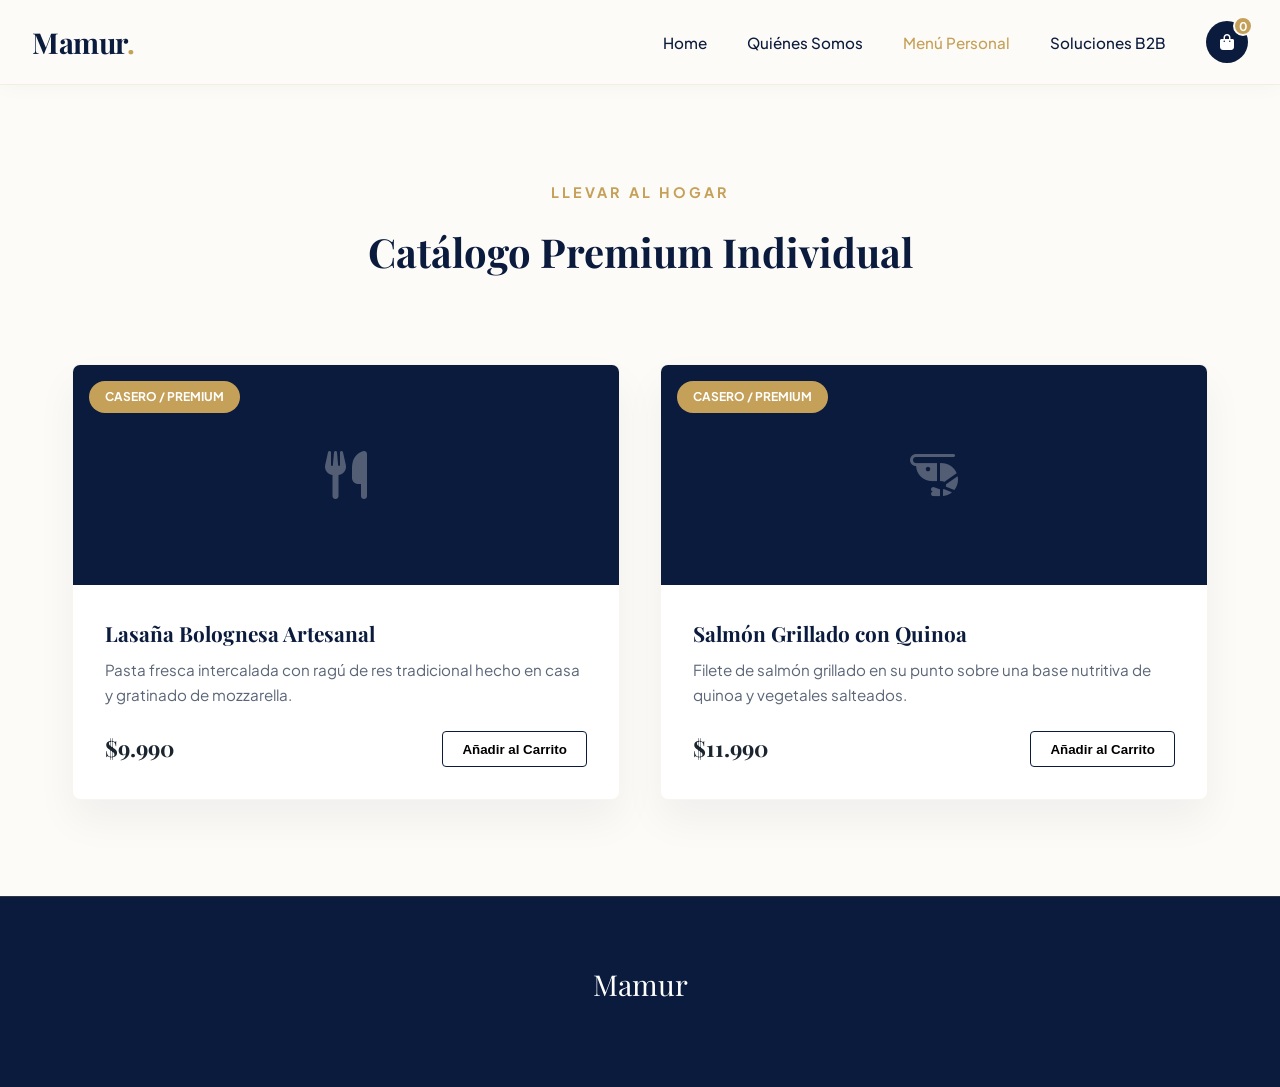
<file: tienda.html.html>
<!DOCTYPE html>
<html lang="es">
<head>
    <meta charset="UTF-8">
    <meta name="viewport" content="width=device-width, initial-scale=1.0">
    <title>Menú Gourmet - Mamur</title>
    <link href="https://fonts.googleapis.com/css2?family=Playfair+Display:wght@700&family=Plus+Jakarta+Sans:wght@400;500;600;700&display=swap" rel="stylesheet">
    <link rel="stylesheet" href="https://cdnjs.cloudflare.com/ajax/libs/font-awesome/6.4.0/css/all.min.css">
    <link rel="stylesheet" href="styles.css">
    <style>
        .products-grid { display: grid; grid-template-columns: repeat(auto-fit, minmax(300px, 1fr)); gap: 2.5rem; }
        .product-card { background: var(--blanco); border-radius: 8px; overflow: hidden; box-shadow: var(--shadow-premium); border: 1px solid rgba(197, 160, 89, 0.1); display: flex; flex-direction: column; transition: var(--transition); }
        .product-card:hover { transform: translateY(-5px); }
        .product-img-placeholder { height: 220px; background-color: var(--azul-oscuro); position: relative; display: flex; justify-content: center; align-items: center; color: rgba(253, 251, 247, 0.3); }
        .product-img-placeholder i { font-size: 3rem; }
        .badge-premium { position: absolute; top: 1rem; left: 1rem; background-color: var(--dorado); color: var(--blanco); font-size: 0.75rem; font-weight: 700; padding: 0.4rem 1rem; border-radius: 50px; text-transform: uppercase; }
        .product-info { padding: 2rem; display: flex; flex-direction: column; flex-grow: 1; }
        .product-info h3 { font-size: 1.3rem; margin-bottom: 0.5rem; color: var(--azul-oscuro); }
        .product-info p { color: var(--texto-mutado); font-size: 0.95rem; margin-bottom: 1.5rem; flex-grow: 1; }
        .product-meta-row { display: flex; justify-content: space-between; align-items: center; }
        .product-price { font-family: var(--font-serif); font-size: 1.4rem; font-weight: 700; }
        .btn-add-cart { background: none; border: 1px solid var(--azul-oscuro); padding: 0.6rem 1.2rem; font-weight: 600; border-radius: 4px; cursor: pointer; transition: var(--transition); }
        .btn-add-cart:hover { background-color: var(--azul-oscuro); color: var(--blanco); }
    </style>
</head>
<body>

    <header>
        <div class="nav-container">
            <a href="index.html" class="brand-logo">Mamur<span>.</span></a>
            <ul class="nav-menu">
                <li class="nav-item"><a href="index.html" class="nav-link">Home</a></li>
                <li class="nav-item"><a href="nosotros.html" class="nav-link">Quiénes Somos</a></li>
                <li class="nav-item active"><a href="tienda.html" class="nav-link">Menú Personal</a></li>
                <li class="nav-item"><a href="corporativo.html" class="nav-link">Soluciones B2B</a></li>
                <li>
                    <div class="cart-icon-container">
                        <i class="fa-solid fa-shopping-bag"></i>
                        <div class="cart-badge" id="cart-counter">0</div>
                    </div>
                </li>
            </ul>
        </div>
    </header>

    <div class="page-wrapper">
        <section class="section-padding">
            <div class="section-header">
                <span class="sub">Llevar al Hogar</span>
                <h2>Catálogo Premium Individual</h2>
            </div>

            <div class="products-grid">
                <div class="product-card">
                    <div class="product-img-placeholder">
                        <span class="badge-premium">Casero / Premium</span>
                        <i class="fa-solid fa-utensils"></i>
                    </div>
                    <div class="product-info">
                        <h3>Lasaña Bolognesa Artesanal</h3>
                        <p>Pasta fresca intercalada con ragú de res tradicional hecho en casa y gratinado de mozzarella.</p>
                        <div class="product-meta-row">
                            <span class="product-price">$9.990</span>
                            <button class="btn-add-cart" onclick="addCart()">Añadir al Carrito</button>
                        </div>
                    </div>
                </div>

                <div class="product-card">
                    <div class="product-img-placeholder">
                        <span class="badge-premium">Casero / Premium</span>
                        <i class="fa-solid fa-shrimp"></i>
                    </div>
                    <div class="product-info">
                        <h3>Salmón Grillado con Quinoa</h3>
                        <p>Filete de salmón grillado en su punto sobre una base nutritiva de quinoa y vegetales salteados.</p>
                        <div class="product-meta-row">
                            <span class="product-price">$11.990</span>
                            <button class="btn-add-cart" onclick="addCart()">Añadir al Carrito</button>
                        </div>
                    </div>
                </div>
            </div>
        </section>
    </div>

    <footer><div class="logo">Mamur</div></footer>

    <script>
        let currentCount = parseInt(localStorage.getItem('cartCount')) || 0;
        document.getElementById('cart-counter').innerText = currentCount;

        function addCart() {
            currentCount++;
            localStorage.setItem('cartCount', currentCount);
            document.getElementById('cart-counter').innerText = currentCount;
        }
    </script>
</body>
</html>
</file>
<file: styles.css>
/* --- VARIABLES DE DISEÑO & PALETA CORPORATIVA --- */
:root {
    --bg-crema: #FDFBF7;
    --bg-crema-dark: #F5EFE4;
    --azul-oscuro: #0B1B3D;
    --azul-light: #162B54;
    --dorado: #C5A059;
    --dorado-hover: #A6823C;
    --texto-oscuro: #1A2530;
    --texto-mutado: #5A6578;
    --blanco: #FFFFFF;
    --font-serif: 'Playfair Display', serif;
    --font-sans: 'Plus Jakarta Sans', sans-serif;
    --shadow-premium: 0 20px 40px rgba(11, 27, 61, 0.05);
    --transition: all 0.4s cubic-bezier(0.16, 1, 0.3, 1);
}

/* --- RESET & ESTILOS BASE --- */
* {
    margin: 0;
    padding: 0;
    box-sizing: border-box;
}

body {
    font-family: var(--font-sans);
    background-color: var(--bg-crema);
    color: var(--texto-oscuro);
    line-height: 1.6;
    overflow-x: hidden;
}

h1, h2, h3, .brand-logo {
    font-family: var(--font-serif);
    font-weight: 700;
}

a {
    text-decoration: none;
    color: inherit;
}

/* --- HEADER / NAVEGACIÓN FIJA REUTILIZABLE --- */
header {
    position: fixed;
    top: 0;
    left: 0;
    width: 100%;
    background-color: rgba(253, 251, 247, 0.95);
    backdrop-filter: blur(10px);
    box-shadow: 0 2px 20px rgba(11, 27, 61, 0.03);
    z-index: 1000;
    border-bottom: 1px solid rgba(197, 160, 89, 0.15);
}

.nav-container {
    max-width: 1300px;
    margin: 0 auto;
    padding: 1.2rem 2rem;
    display: flex;
    justify-content: space-between;
    align-items: center;
}

.brand-logo {
    font-size: 1.8rem;
    letter-spacing: -0.5px;
    color: var(--azul-oscuro);
}

.brand-logo span {
    color: var(--dorado);
}

.nav-menu {
    display: flex;
    gap: 2.5rem;
    list-style: none;
    align-items: center;
}

.nav-link {
    font-size: 0.95rem;
    font-weight: 500;
    color: var(--azul-oscuro);
    position: relative;
    padding: 0.3rem 0;
    transition: var(--transition);
}

.nav-link::after {
    content: '';
    position: absolute;
    bottom: 0;
    left: 0;
    width: 0;
    height: 2px;
    background-color: var(--dorado);
    transition: var(--transition);
}

.nav-link:hover::after {
    width: 100%;
}

.nav-link:hover, .nav-item.active .nav-link {
    color: var(--dorado);
}

.cart-icon-container {
    position: relative;
    cursor: pointer;
    background: var(--azul-oscuro);
    color: var(--blanco);
    width: 42px;
    height: 42px;
    border-radius: 50%;
    display: flex;
    justify-content: center;
    align-items: center;
    transition: var(--transition);
}

.cart-icon-container:hover {
    background: var(--dorado);
    transform: translateY(-2px);
}

.cart-badge {
    position: absolute;
    top: -5px;
    right: -5px;
    background-color: var(--dorado);
    color: var(--blanco);
    font-size: 0.75rem;
    font-weight: 700;
    width: 20px;
    height: 20px;
    border-radius: 50%;
    display: flex;
    justify-content: center;
    align-items: center;
    border: 2px solid var(--bg-crema);
}

/* --- CONTENEDORES DE PÁGINA --- */
.page-wrapper {
    padding-top: 85px; /* Espacio para evitar que el header tape el contenido */
}

.section-padding {
    padding: 6rem 2rem;
    max-width: 1200px;
    margin: 0 auto;
}

.section-header {
    text-align: center;
    margin-bottom: 5rem;
}

.section-header .sub {
    color: var(--dorado);
    font-size: 0.9rem;
    font-weight: 700;
    text-transform: uppercase;
    letter-spacing: 3px;
    margin-bottom: 1rem;
    display: block;
}

.section-header h2 {
    font-size: 2.5rem;
    color: var(--azul-oscuro);
}

/* --- BOTONES PREMIUM --- */
.btn-premium {
    font-family: var(--font-sans);
    font-size: 0.9rem;
    font-weight: 600;
    letter-spacing: 1px;
    text-transform: uppercase;
    padding: 1.1rem 2.5rem;
    border-radius: 4px;
    transition: var(--transition);
    cursor: pointer;
    border: 1px solid transparent;
    display: inline-block;
}

.btn-azul {
    background-color: var(--azul-oscuro);
    color: var(--blanco);
}

.btn-azul:hover {
    background-color: var(--dorado);
    transform: translateY(-3px);
    box-shadow: 0 10px 20px rgba(11, 27, 61, 0.1);
}

.btn-dorado {
    background-color: var(--dorado);
    color: var(--blanco);
}

.btn-dorado:hover {
    background-color: var(--dorado-hover);
    transform: translateY(-3px);
    box-shadow: 0 10px 20px rgba(197, 160, 89, 0.2);
}

/* --- FOOTER UNIFICADO --- */
footer {
    background-color: var(--azul-oscuro);
    color: rgba(253, 251, 247, 0.7);
    padding: 4rem 2rem;
    border-top: 1px solid rgba(197, 160, 89, 0.2);
    text-align: center;
    font-size: 0.95rem;
}

footer .logo {
    font-family: var(--font-serif);
    color: var(--blanco);
    font-size: 1.8rem;
    margin-bottom: 1rem;
}
</file>
